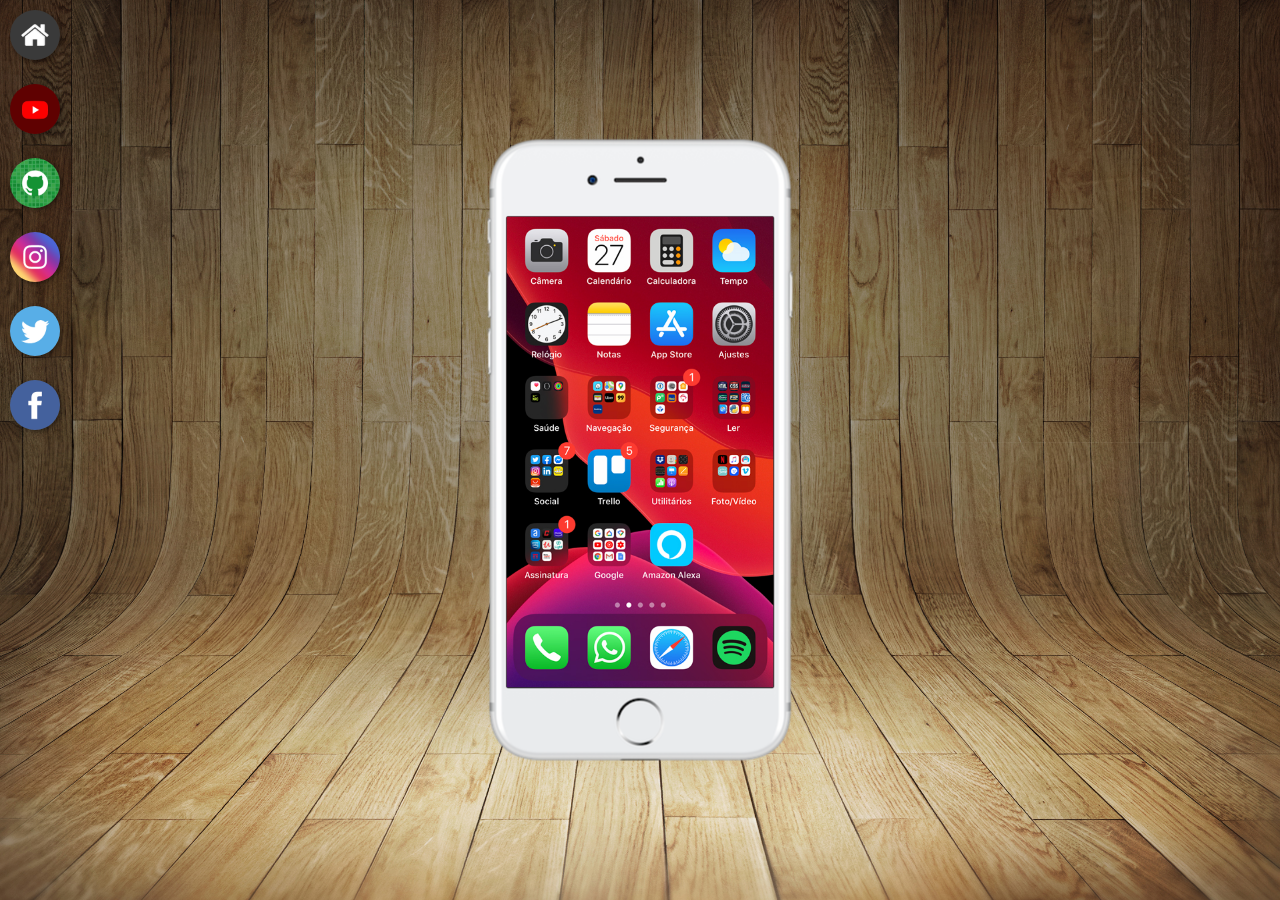
<file: index.html>
<!DOCTYPE html>
<html lang="en">
<head>
    <meta charset="UTF-8">
    <meta name="viewport" content="width=device-width, initial-scale=1.0">
    <link rel="shortcut icon" href="favicon.ico" type="image/x-icon">
    <link rel="stylesheet" href="estilos/style.css">
    <title>Projeto Redes Sociais</title>
    
</head>
<body>
    <main>
        <section id="telefone">
            <iframe src="home.html" name="tela" id="tela" frameborder="0"></iframe>
        </section>

        <section id="redes-sociais">
            <a href="home.html" target="tela"><img src="imagens/logo-home.jpg" alt="Home"></a><br>
            <a href="youtube.html" target="tela"><img src="imagens/logo-youtube.jpg" alt="youtube"></a><br>
            <a href="github.html" target="tela"><img src="imagens/logo-github.jpg" alt="github"></a><br>
            <a href="instagram.html" target="tela"><img src="imagens/logo-instagram.jpg" alt="instagram"></a><br>
            <a href="" target="tela"><img src="imagens/logo-twitter.jpg" alt="twitter"></a><br>
            <a href="" target="tela"><img src="imagens/logo-facebook.jpg" alt=""></a>
        </section>
    </main>
</body>
</html>
</file>
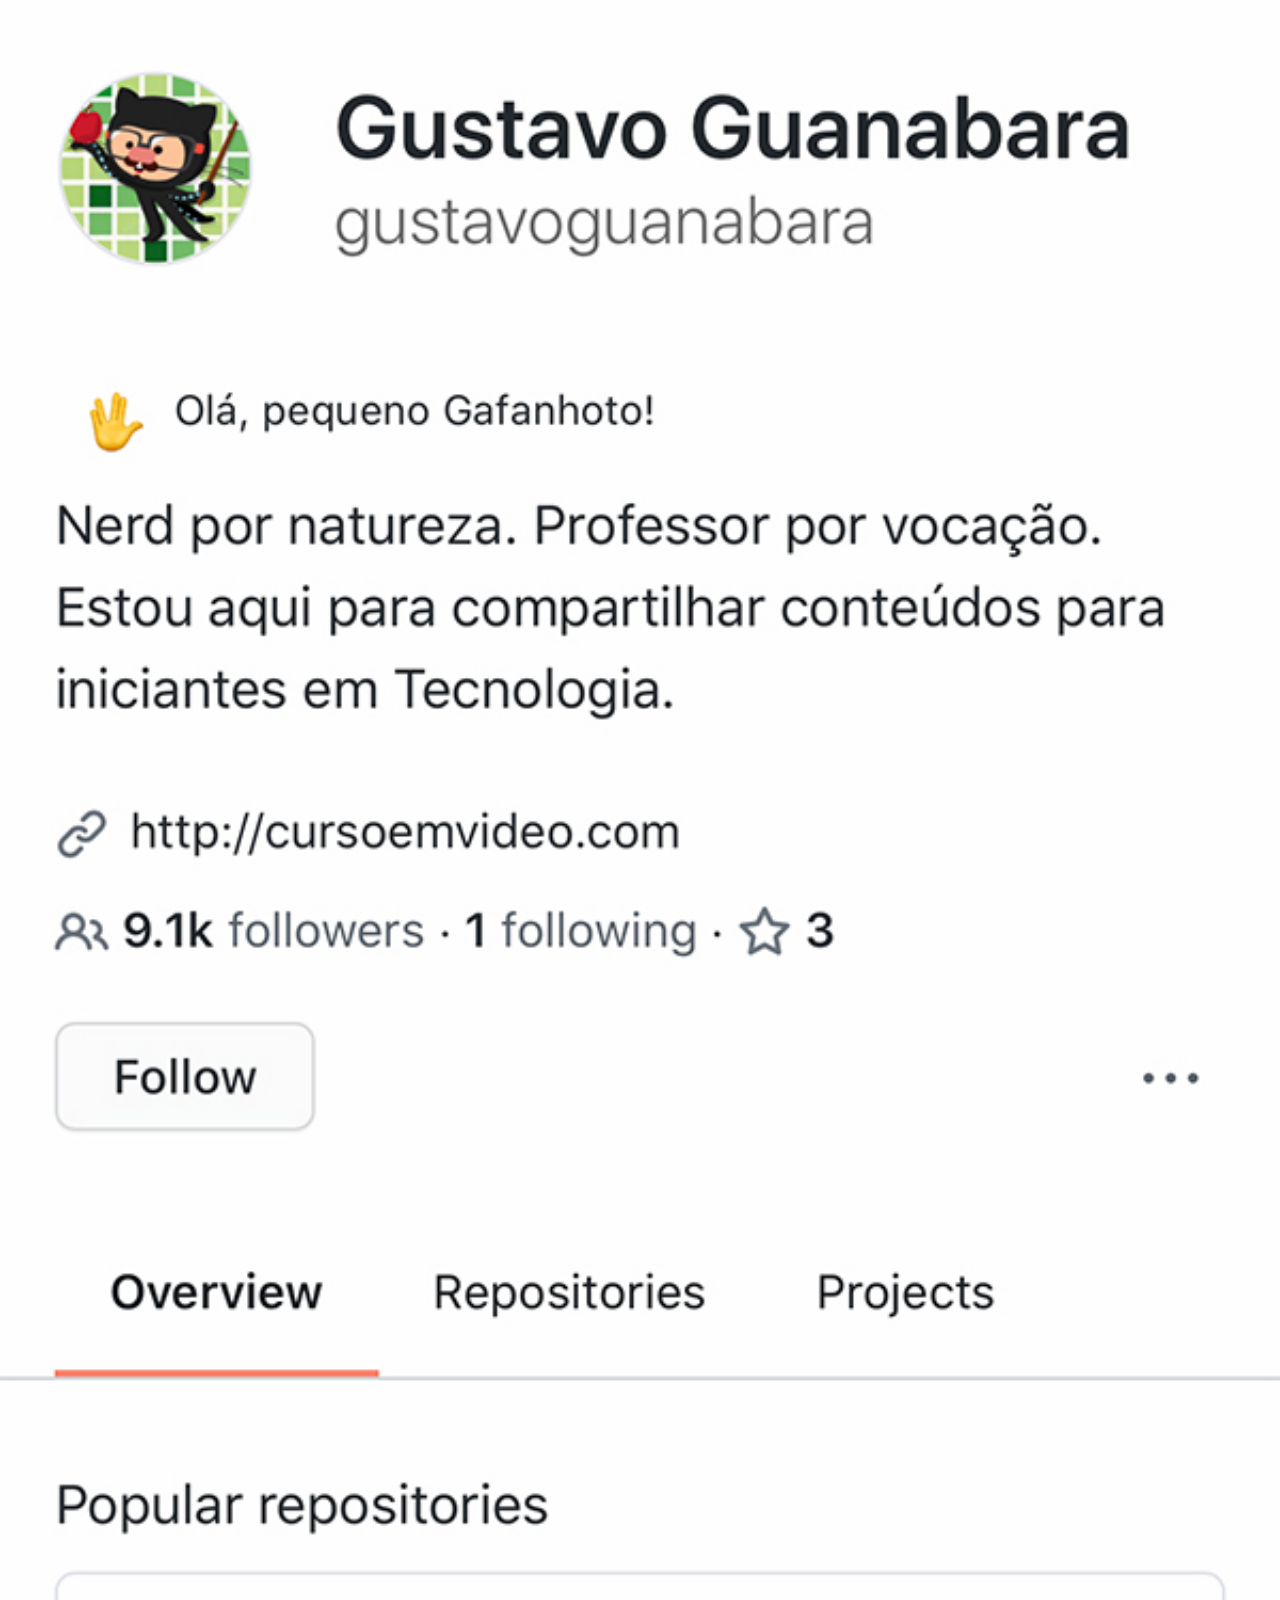
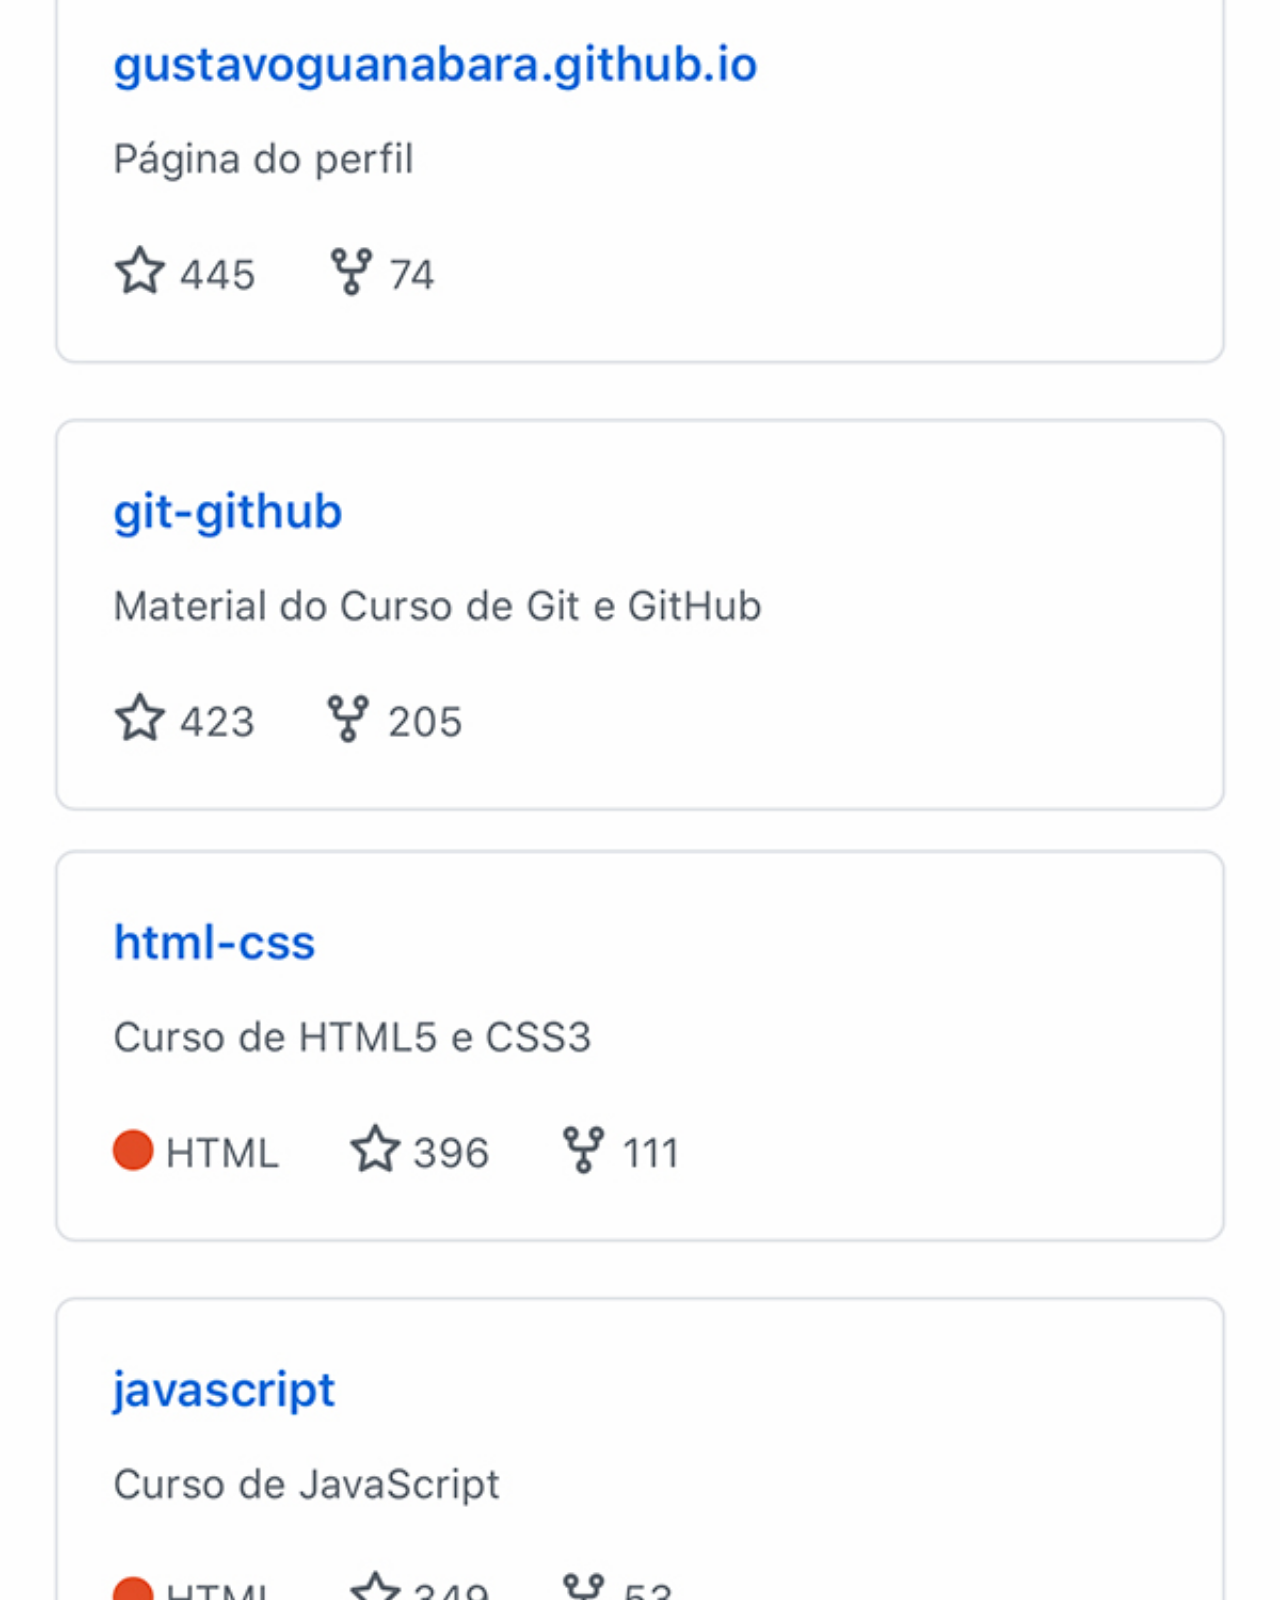
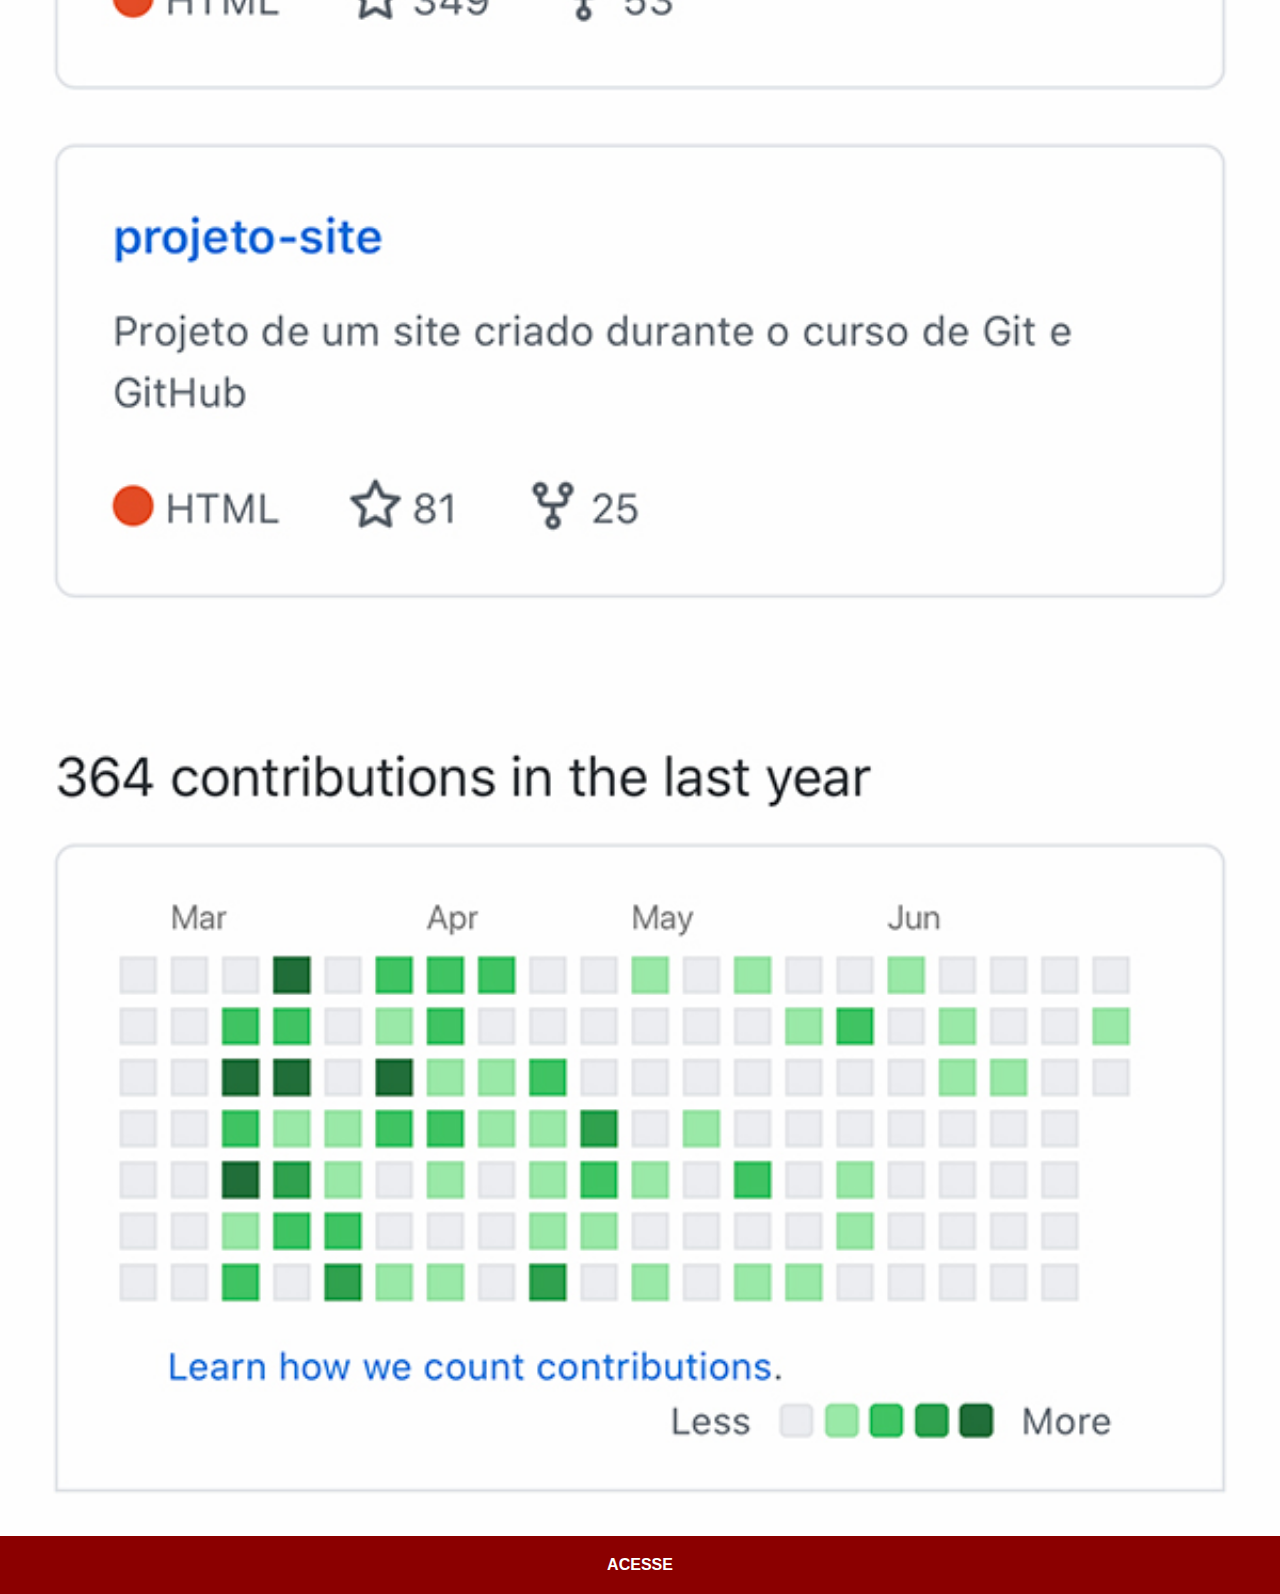
<file: github.html>
<!DOCTYPE html>
<html lang="en">
<head>
    <meta charset="UTF-8">
    <meta name="viewport" content="width=device-width, initial-scale=1.0">
    <title>GitHub</title>
    <link rel="stylesheet" href="estilos/social.css">
</head>
<body>
    <img src="imagens/tela-github.jpg" alt="GitHub">
    <a href="https://github.com/lauraVasc" target="_blank">ACESSE</a>
</body>
</html>
</file>
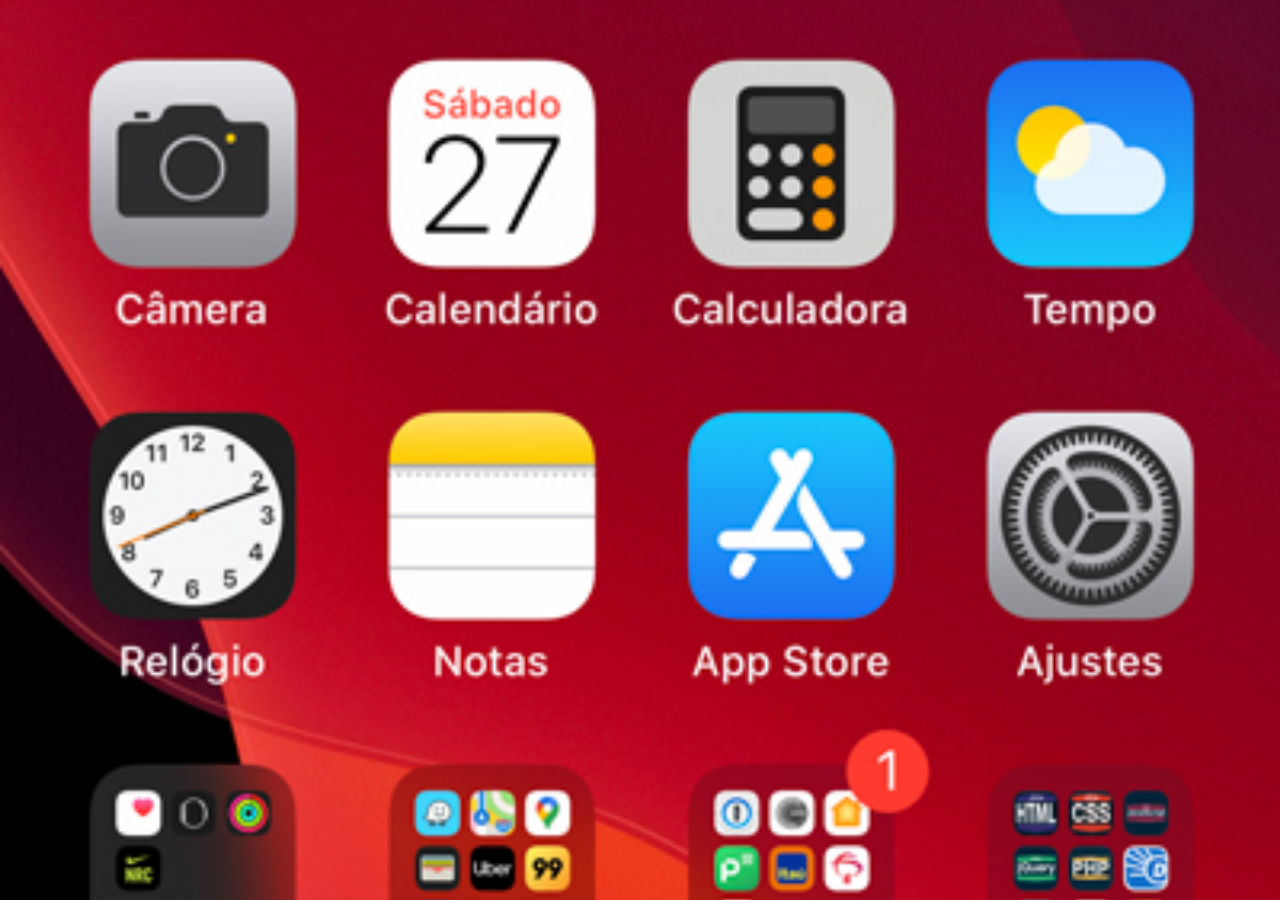
<file: home.html>
<!DOCTYPE html>
<html lang="en">
<head>
    <meta charset="UTF-8">
    <meta name="viewport" content="width=device-width, initial-scale=1.0">
    <title>Home</title>
</head>
<style>
    *{
        margin: 0px;
        padding: 0px;
    }

    body{
        height: 100vh;
        width: 100vw;
        background: black url('imagens/tela-home.jpg') no-repeat top center;
        background-size: cover;
    }
</style>
<body>
    
</body>
</html>
</file>
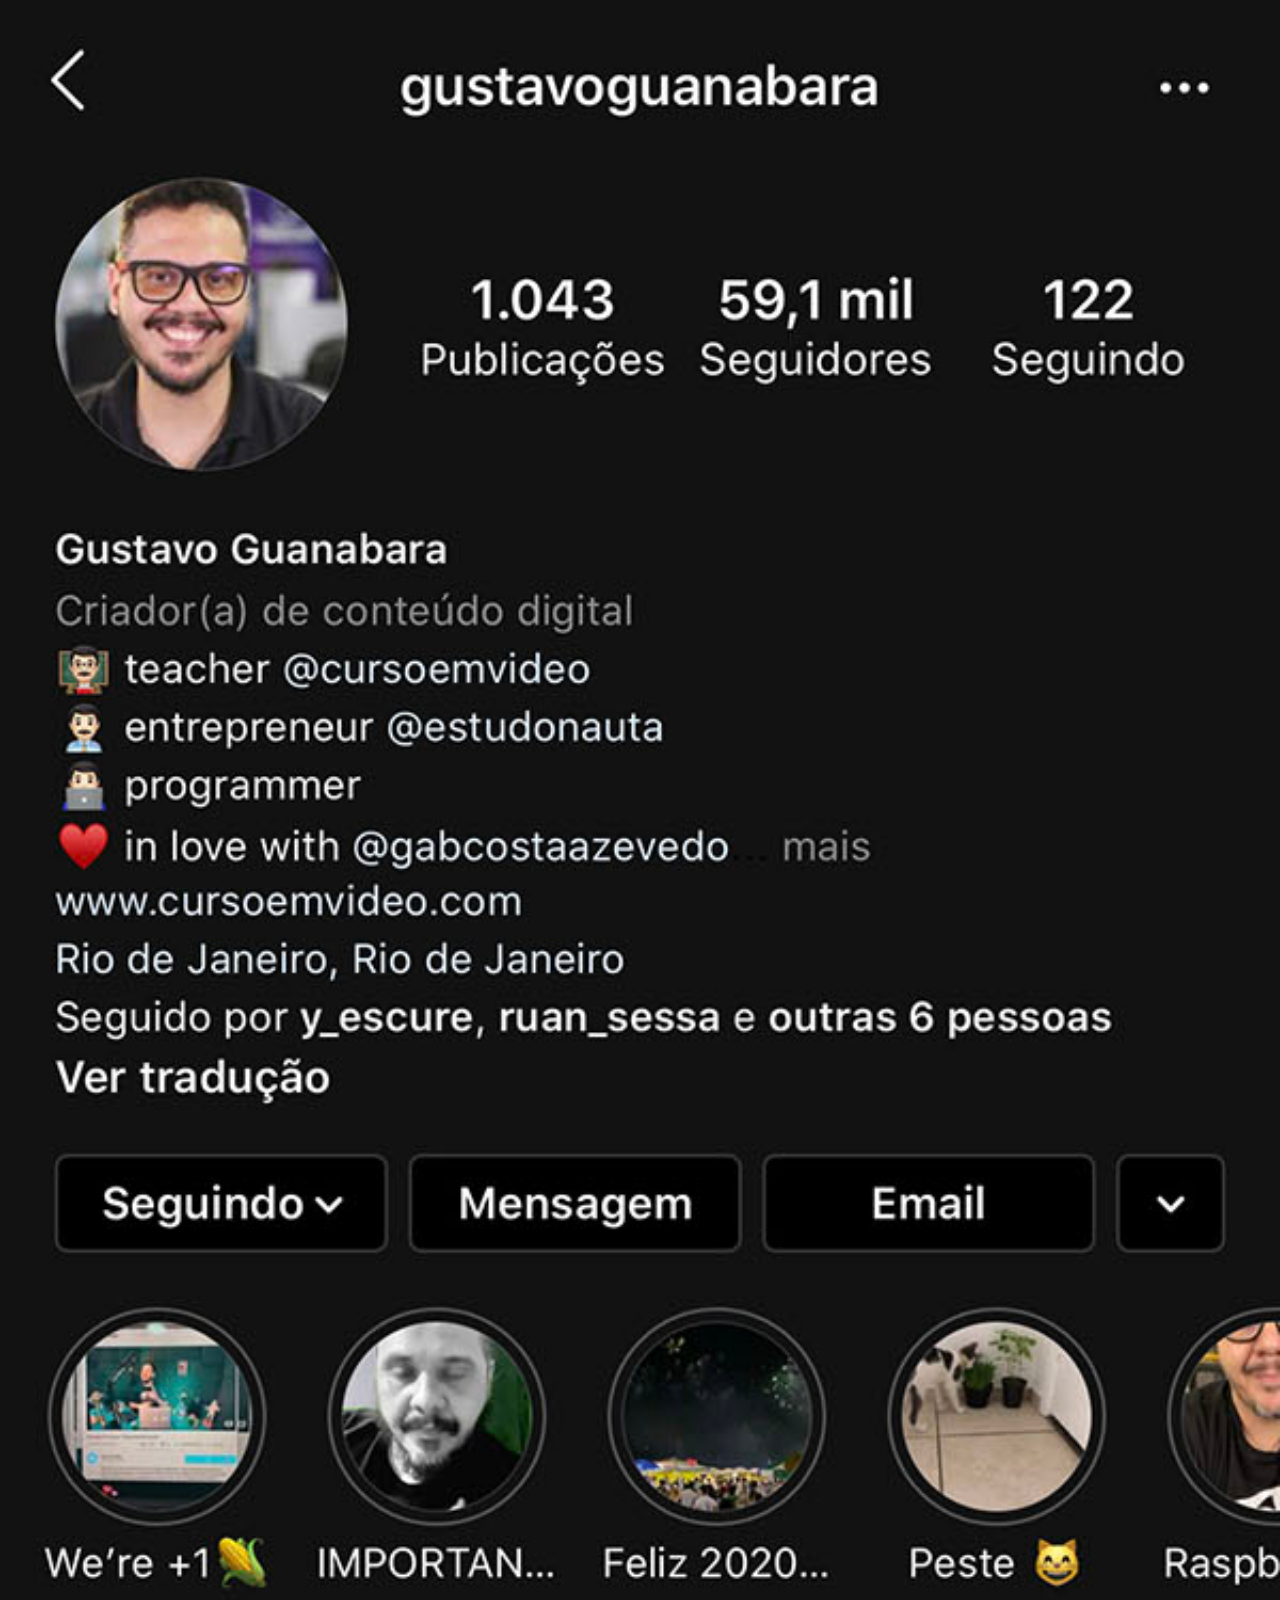
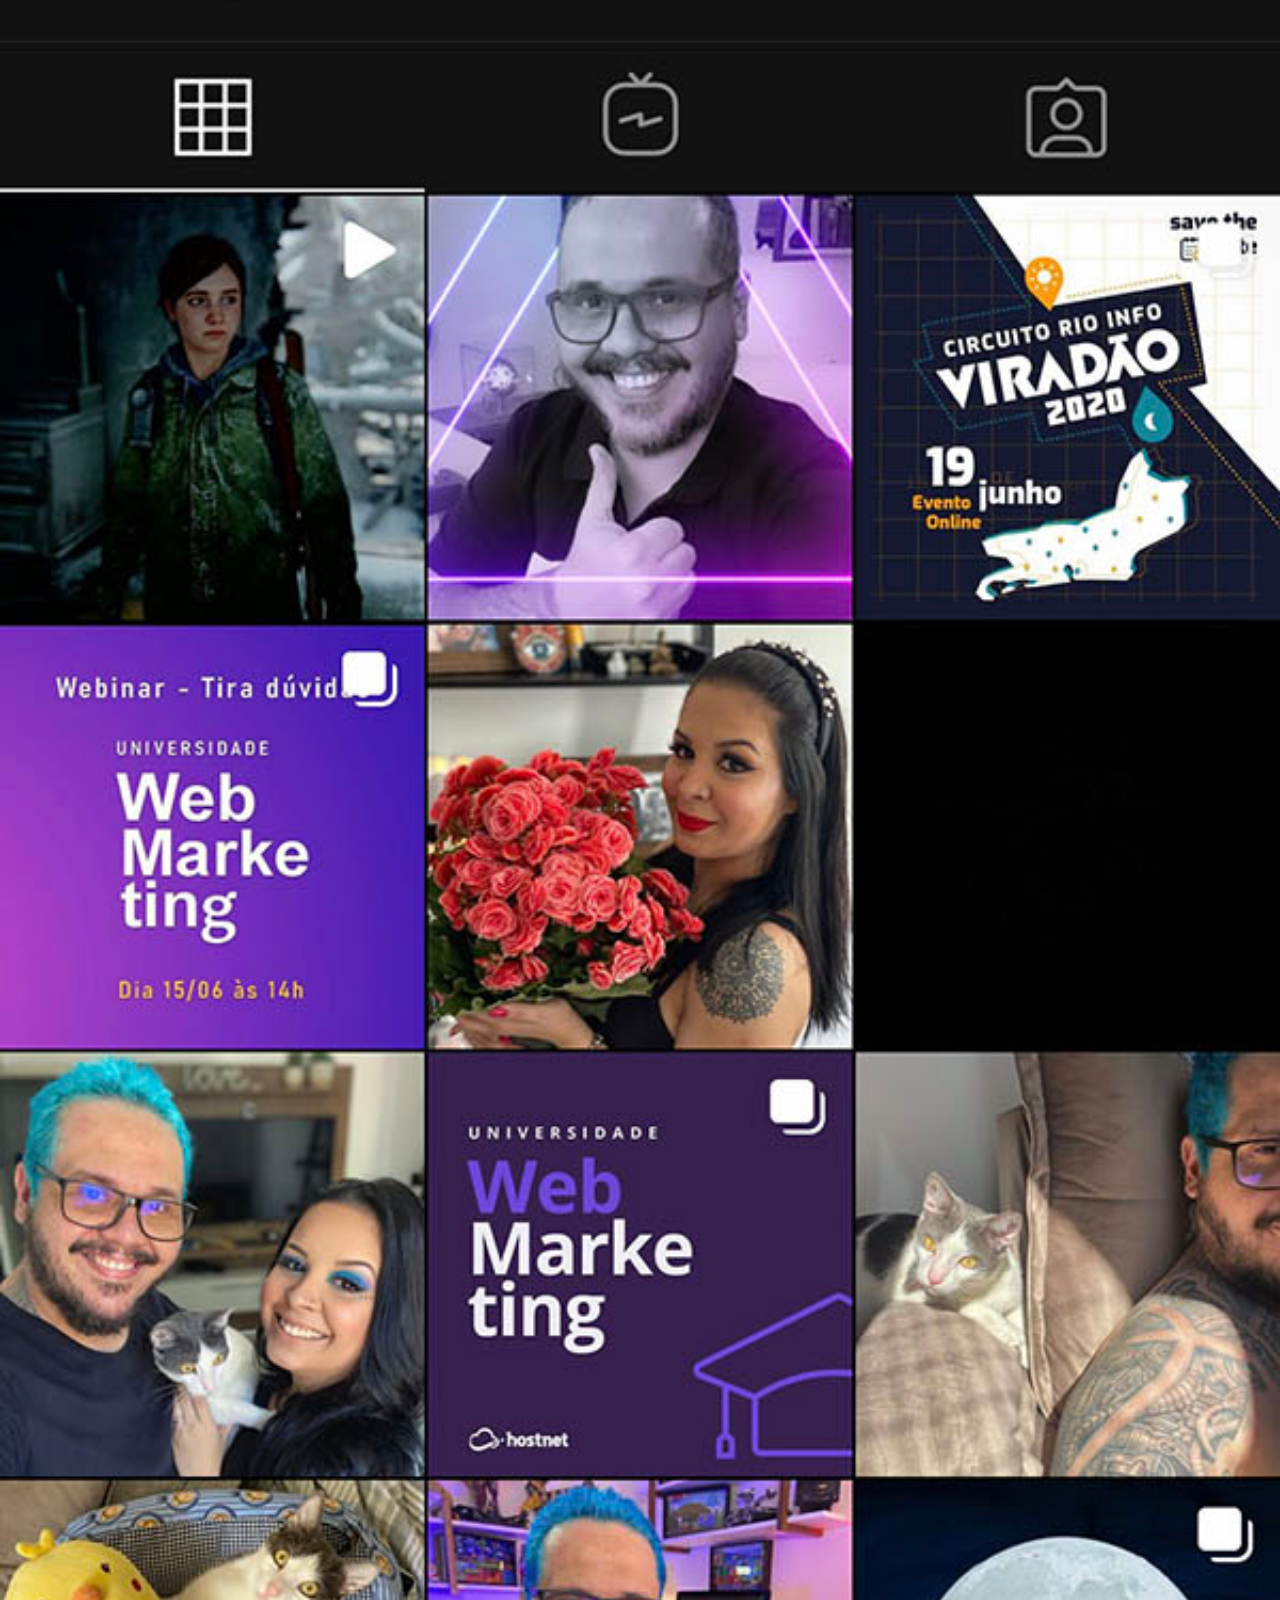
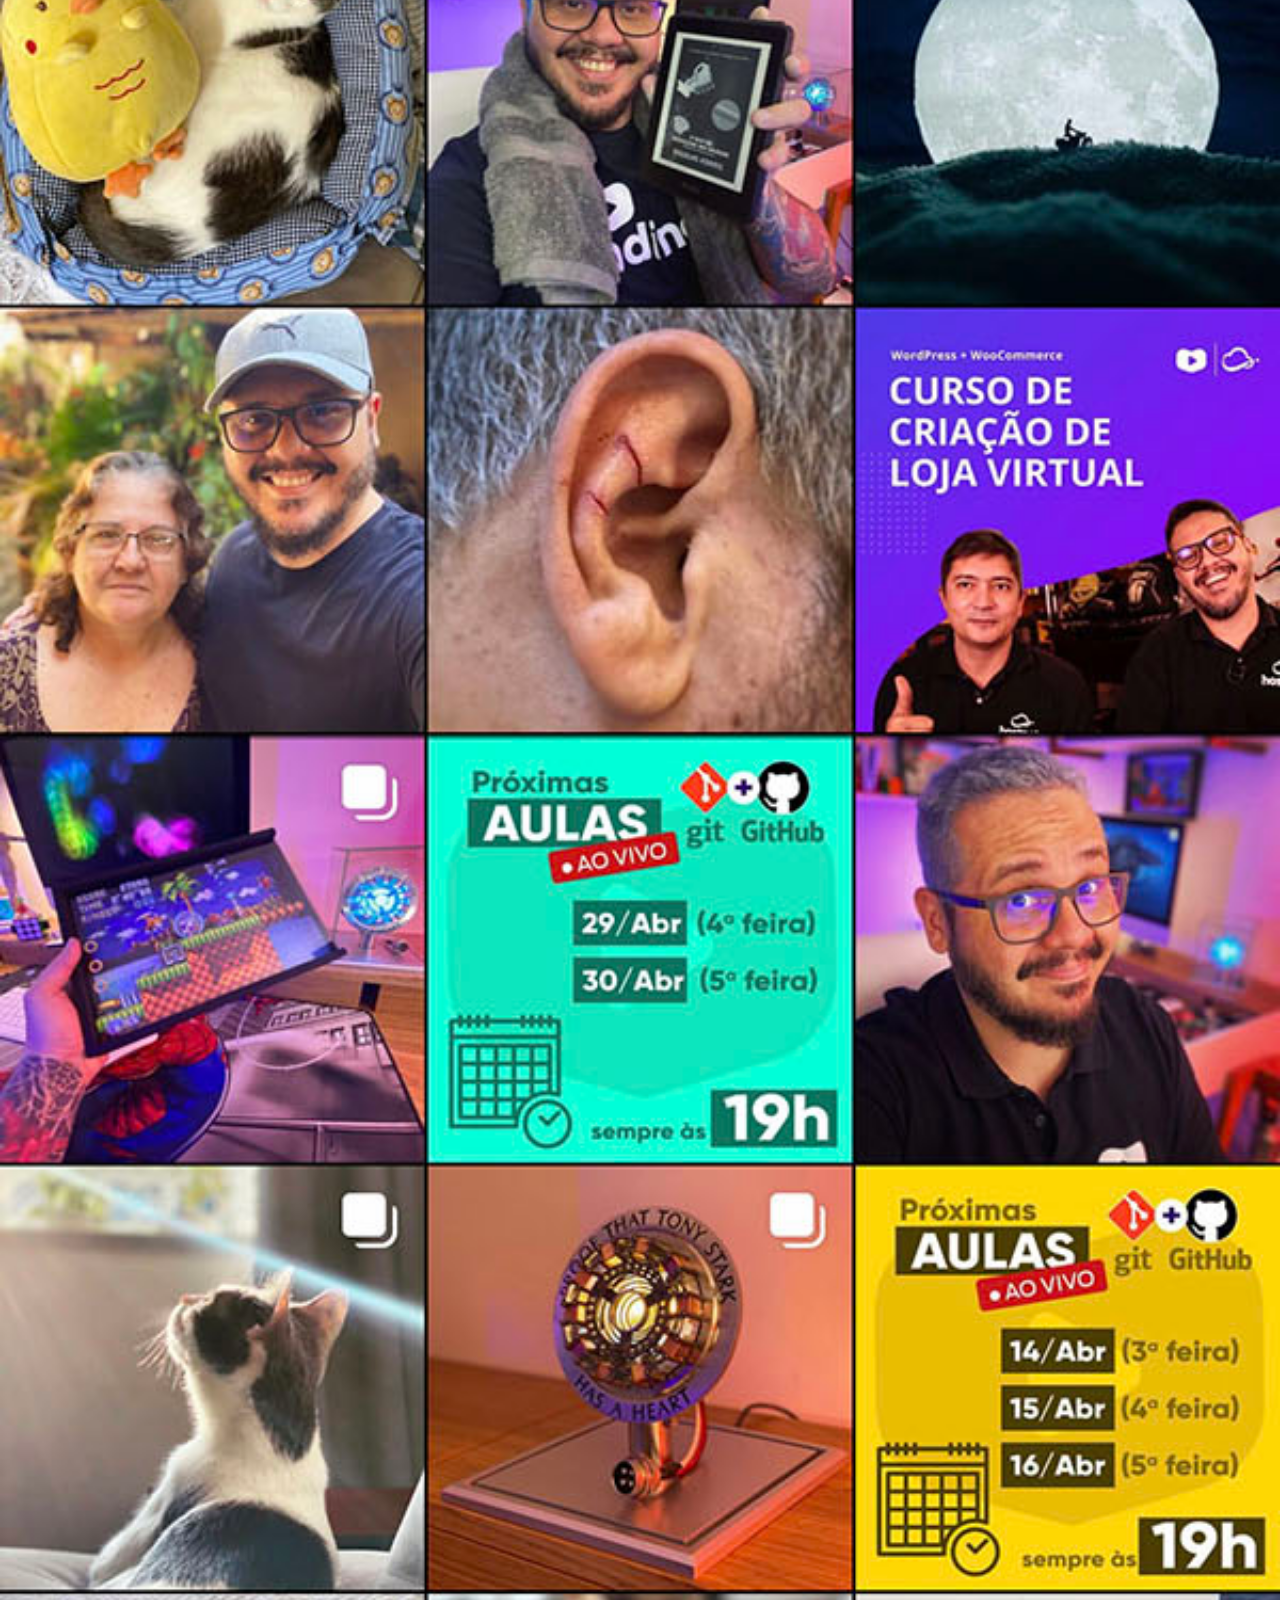
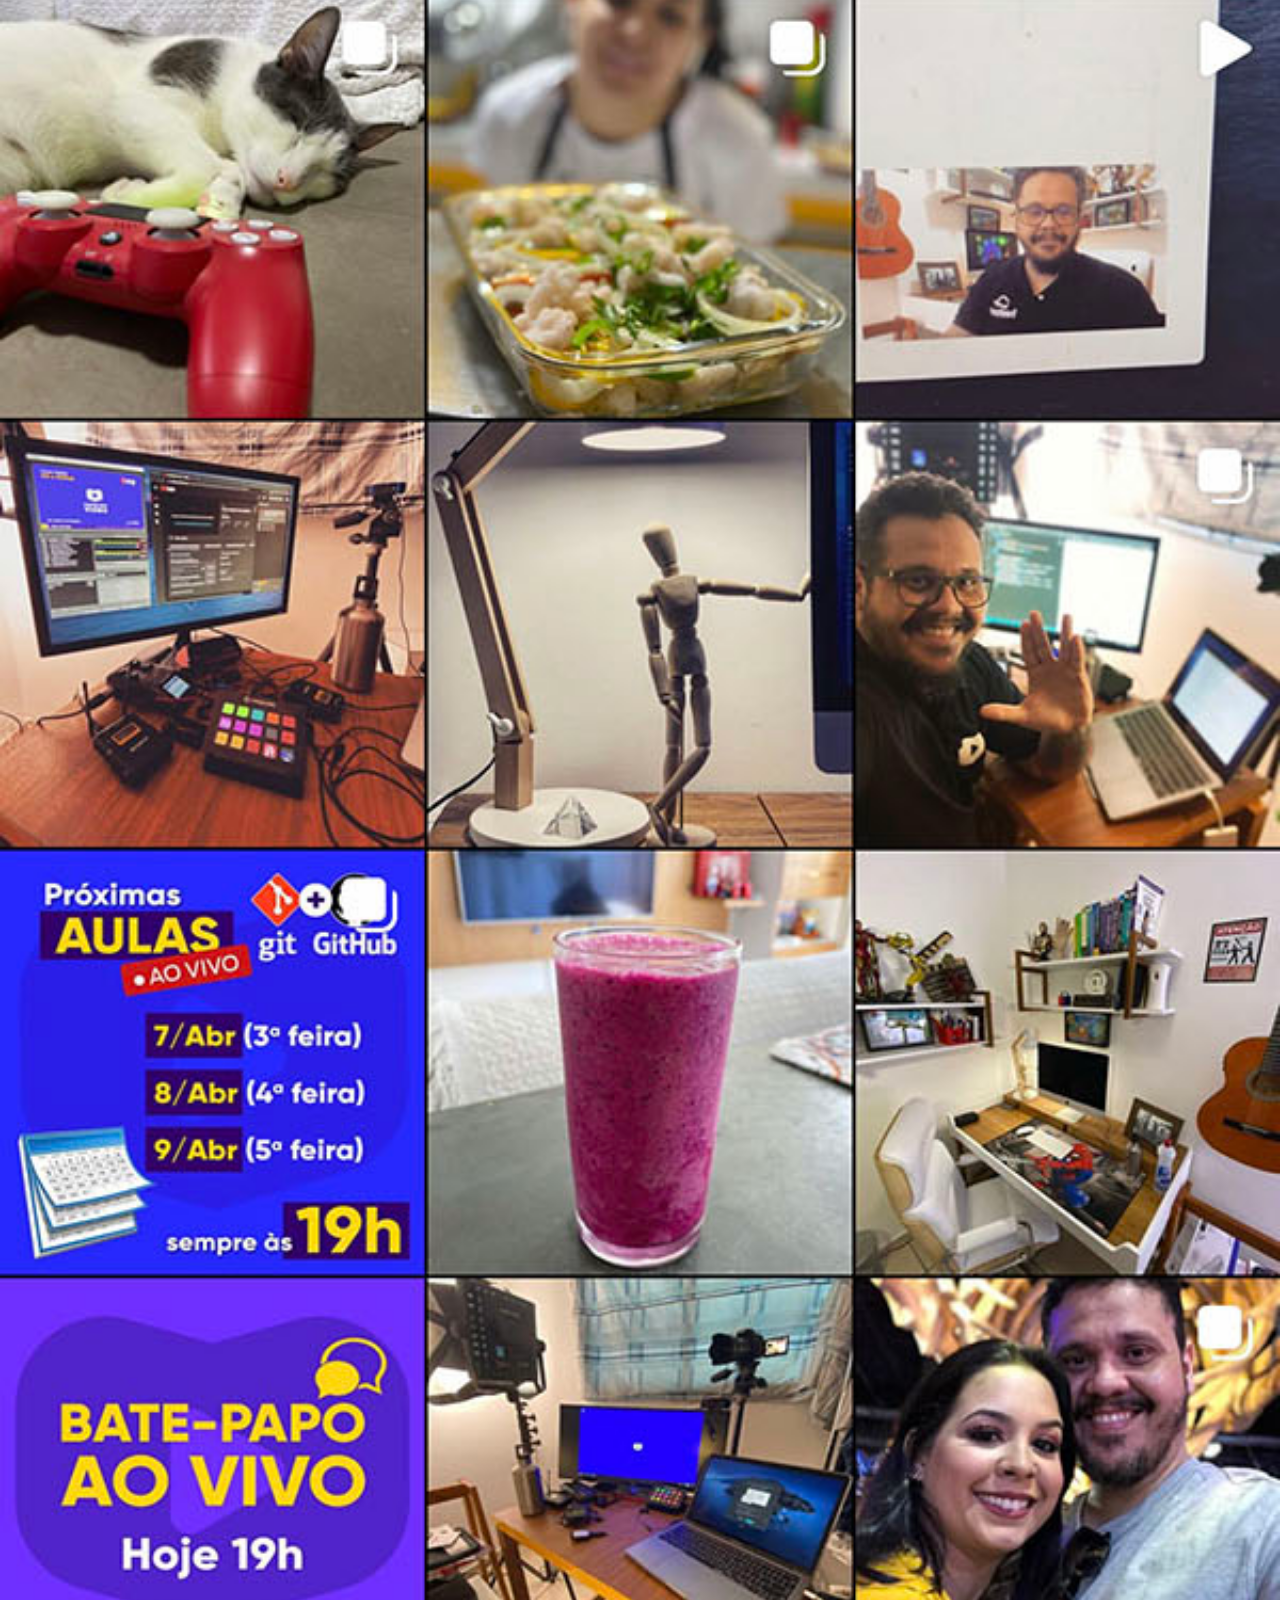
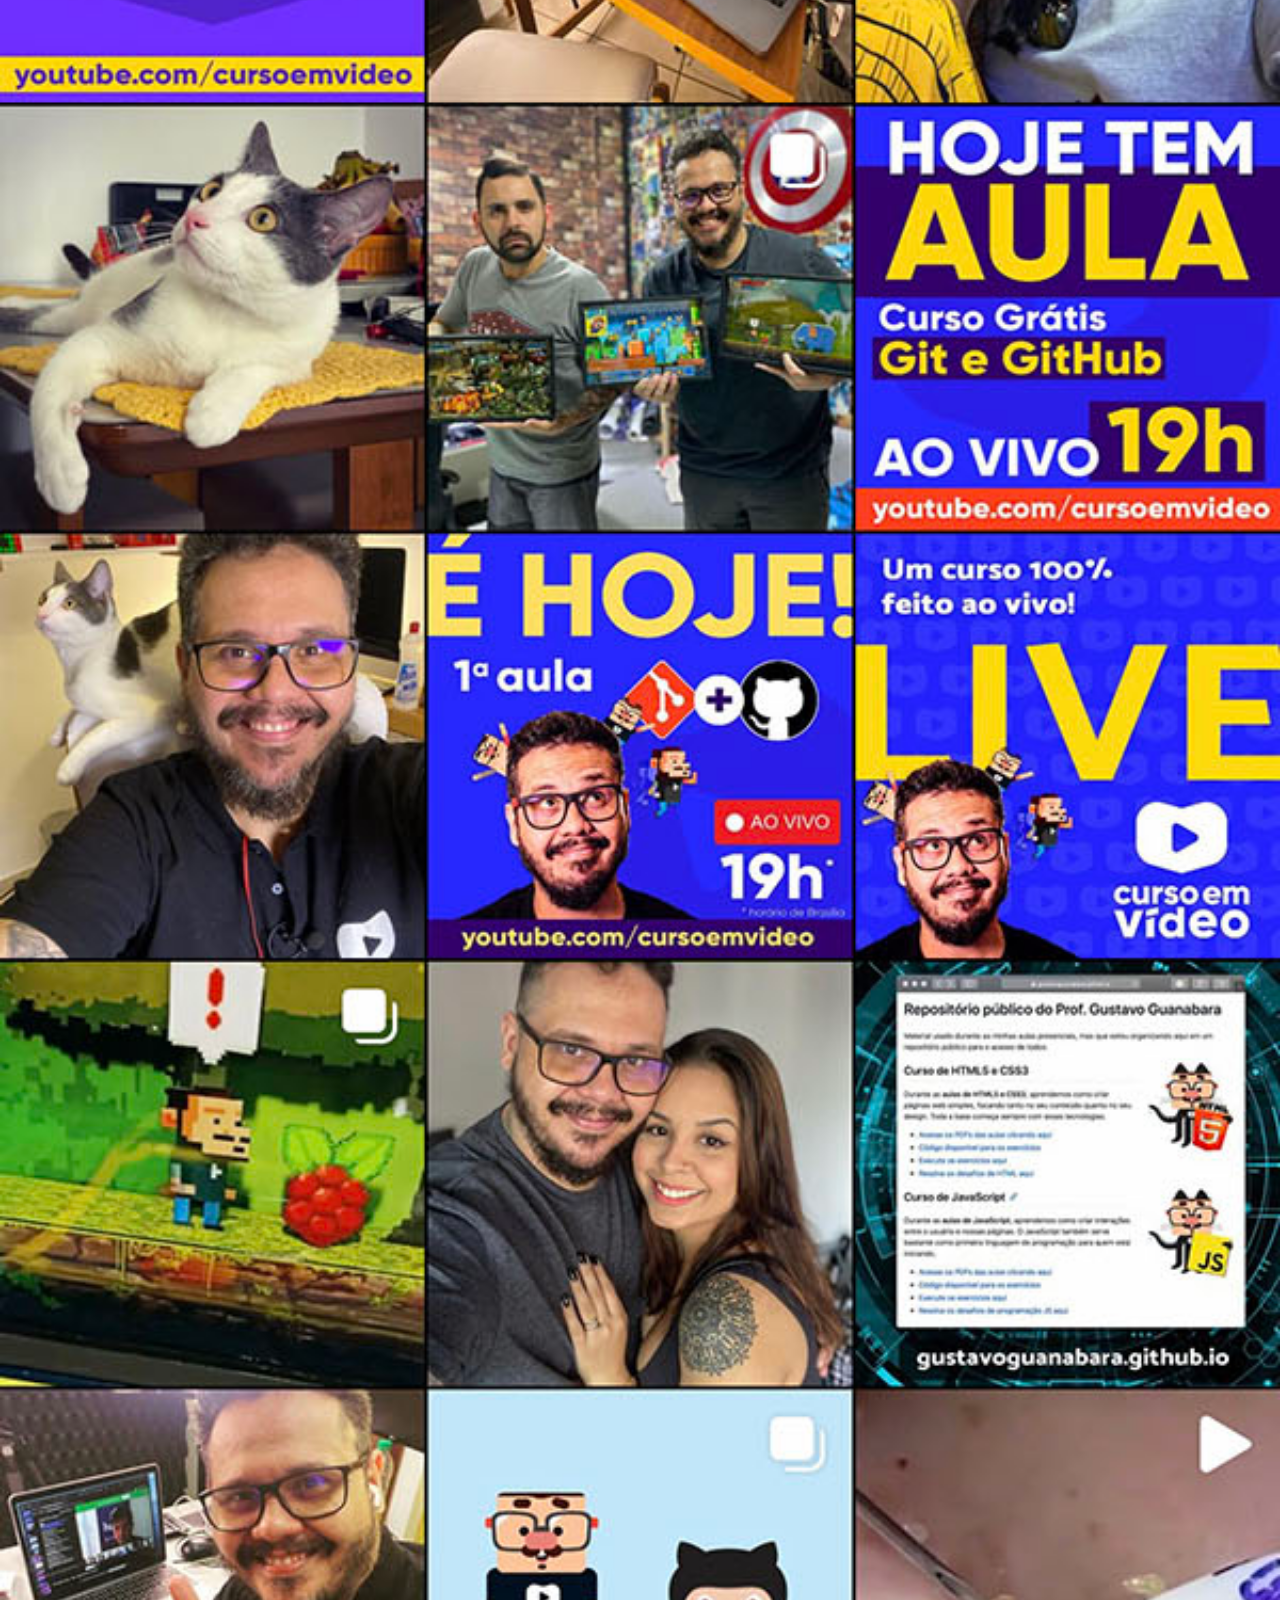
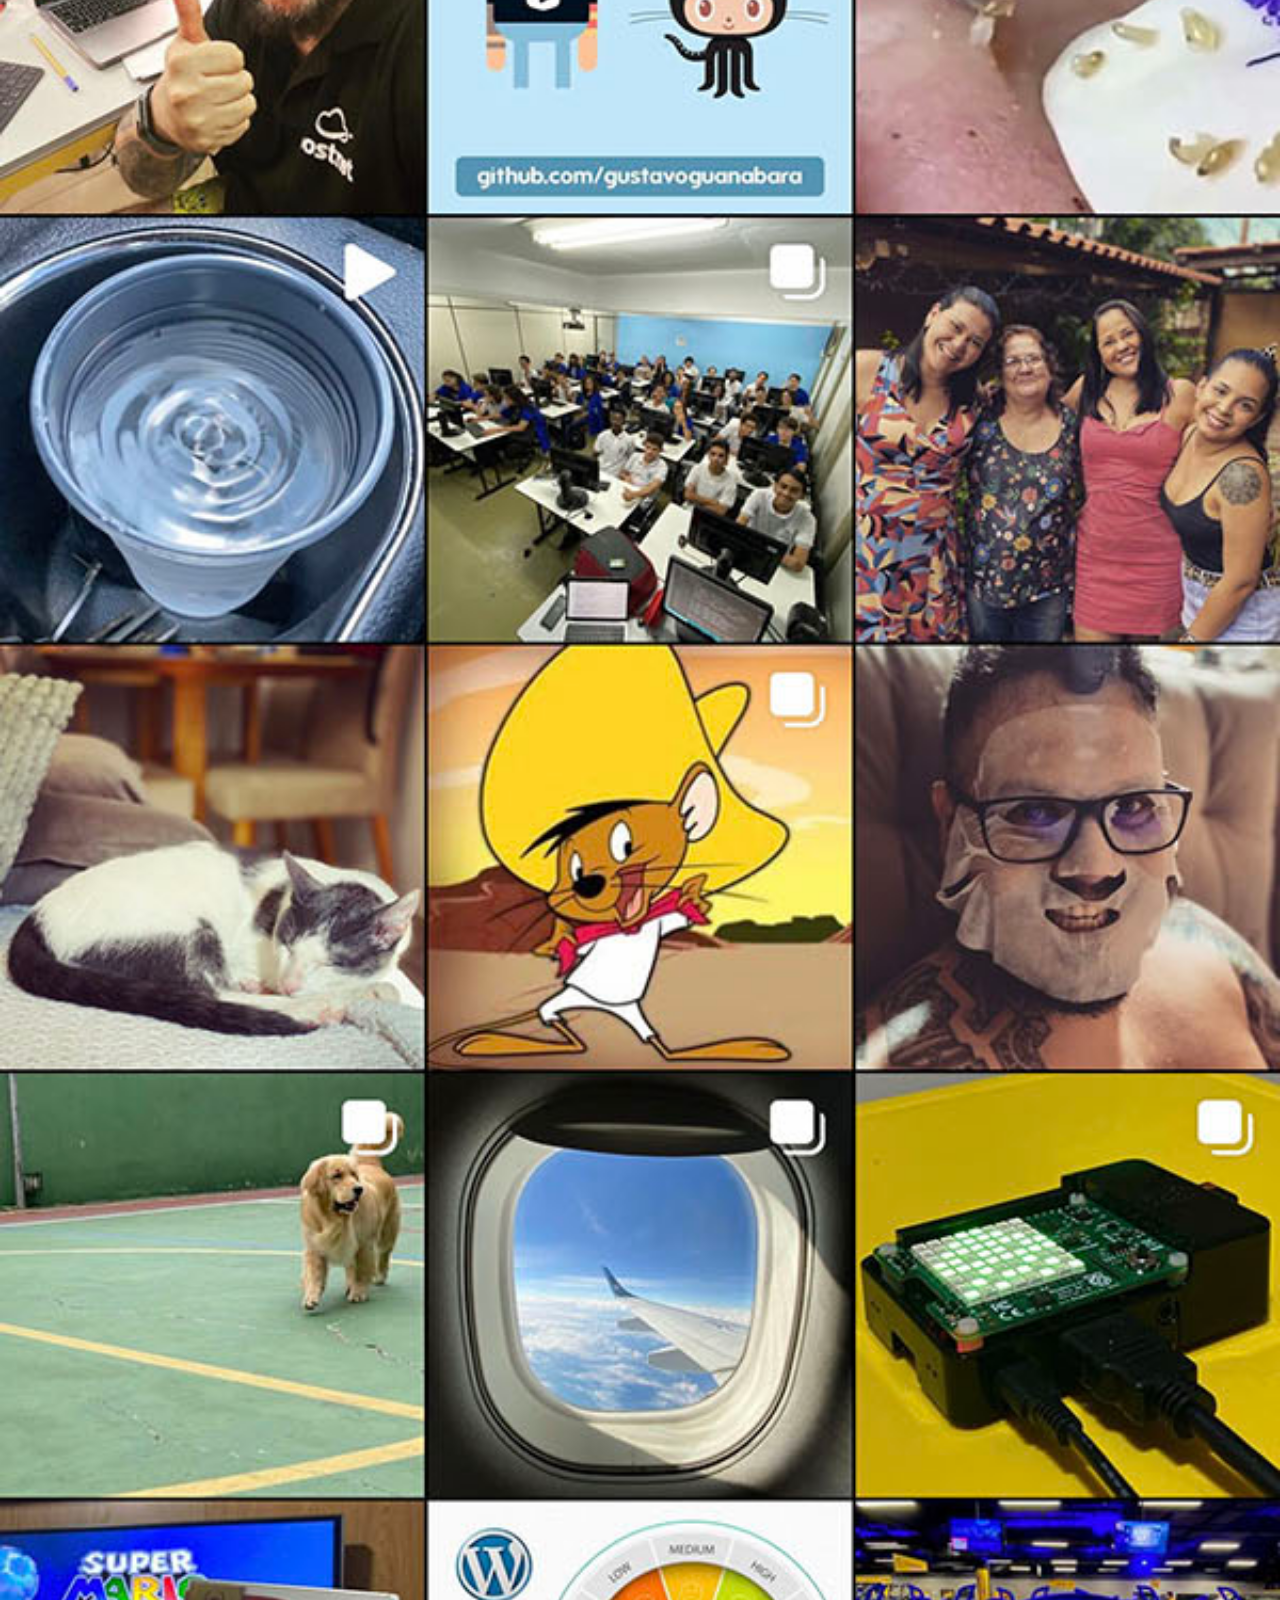
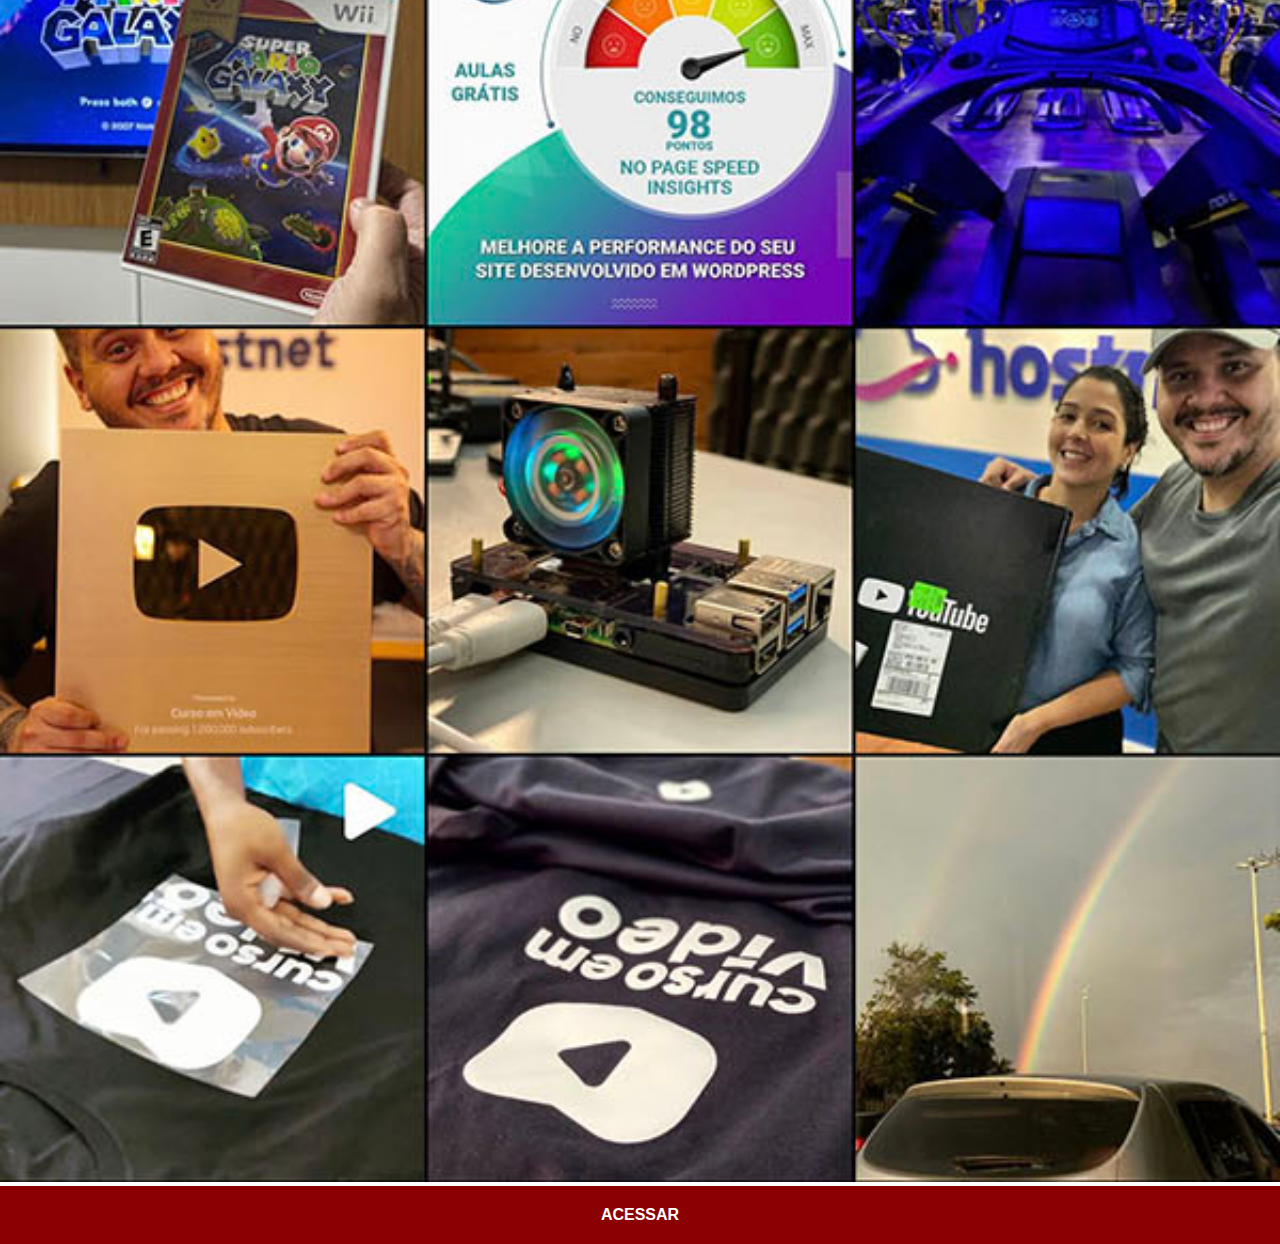
<file: instagram.html>
<!DOCTYPE html>
<html lang="en">
<head>
    <meta charset="UTF-8">
    <meta name="viewport" content="width=device-width, initial-scale=1.0">
    <title>instagram</title>
    <link rel="stylesheet" href="estilos/social.css">
</head>
<body>
    <img src="imagens/tela-instagram.jpg" alt="instagram">
    <a href="https://www.instagram.com/laura.vasconcelos__/?hl=pt-br" target="_blank">ACESSAR</a>
</body>
</html>
</file>
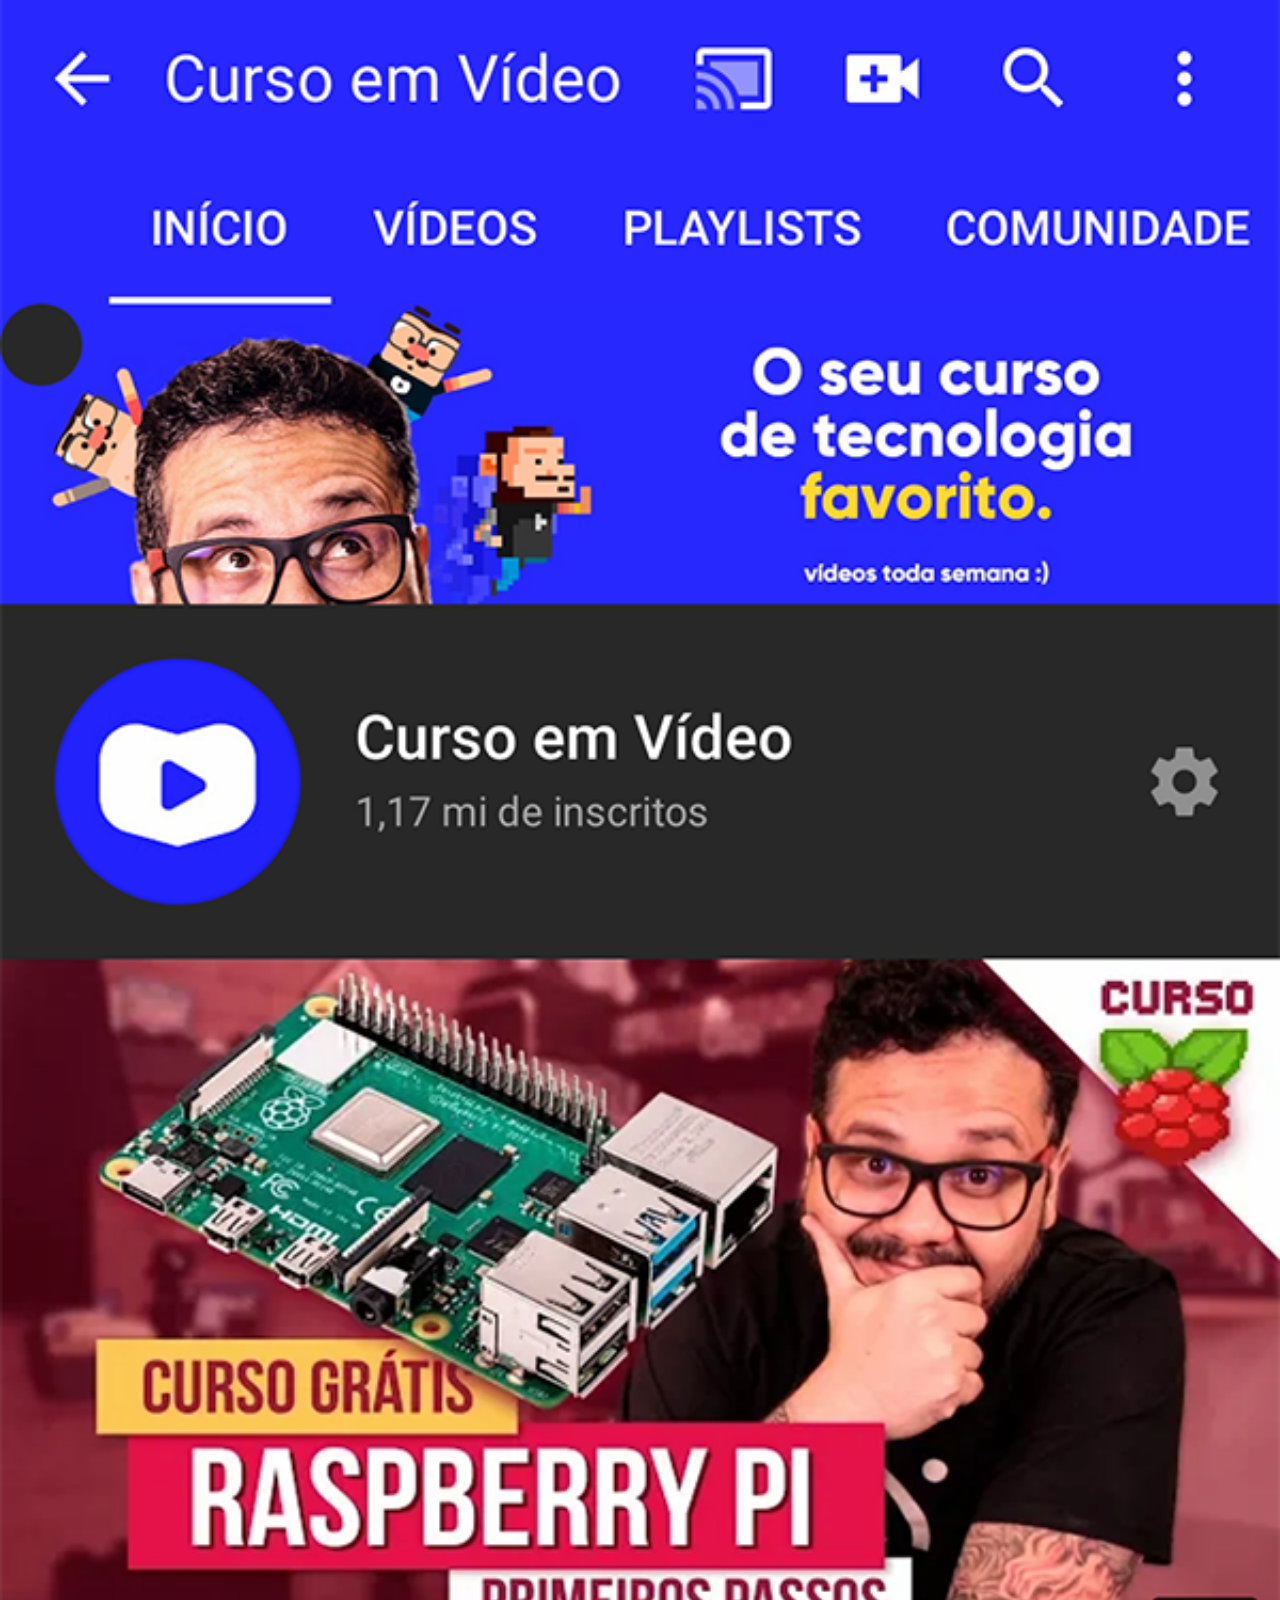
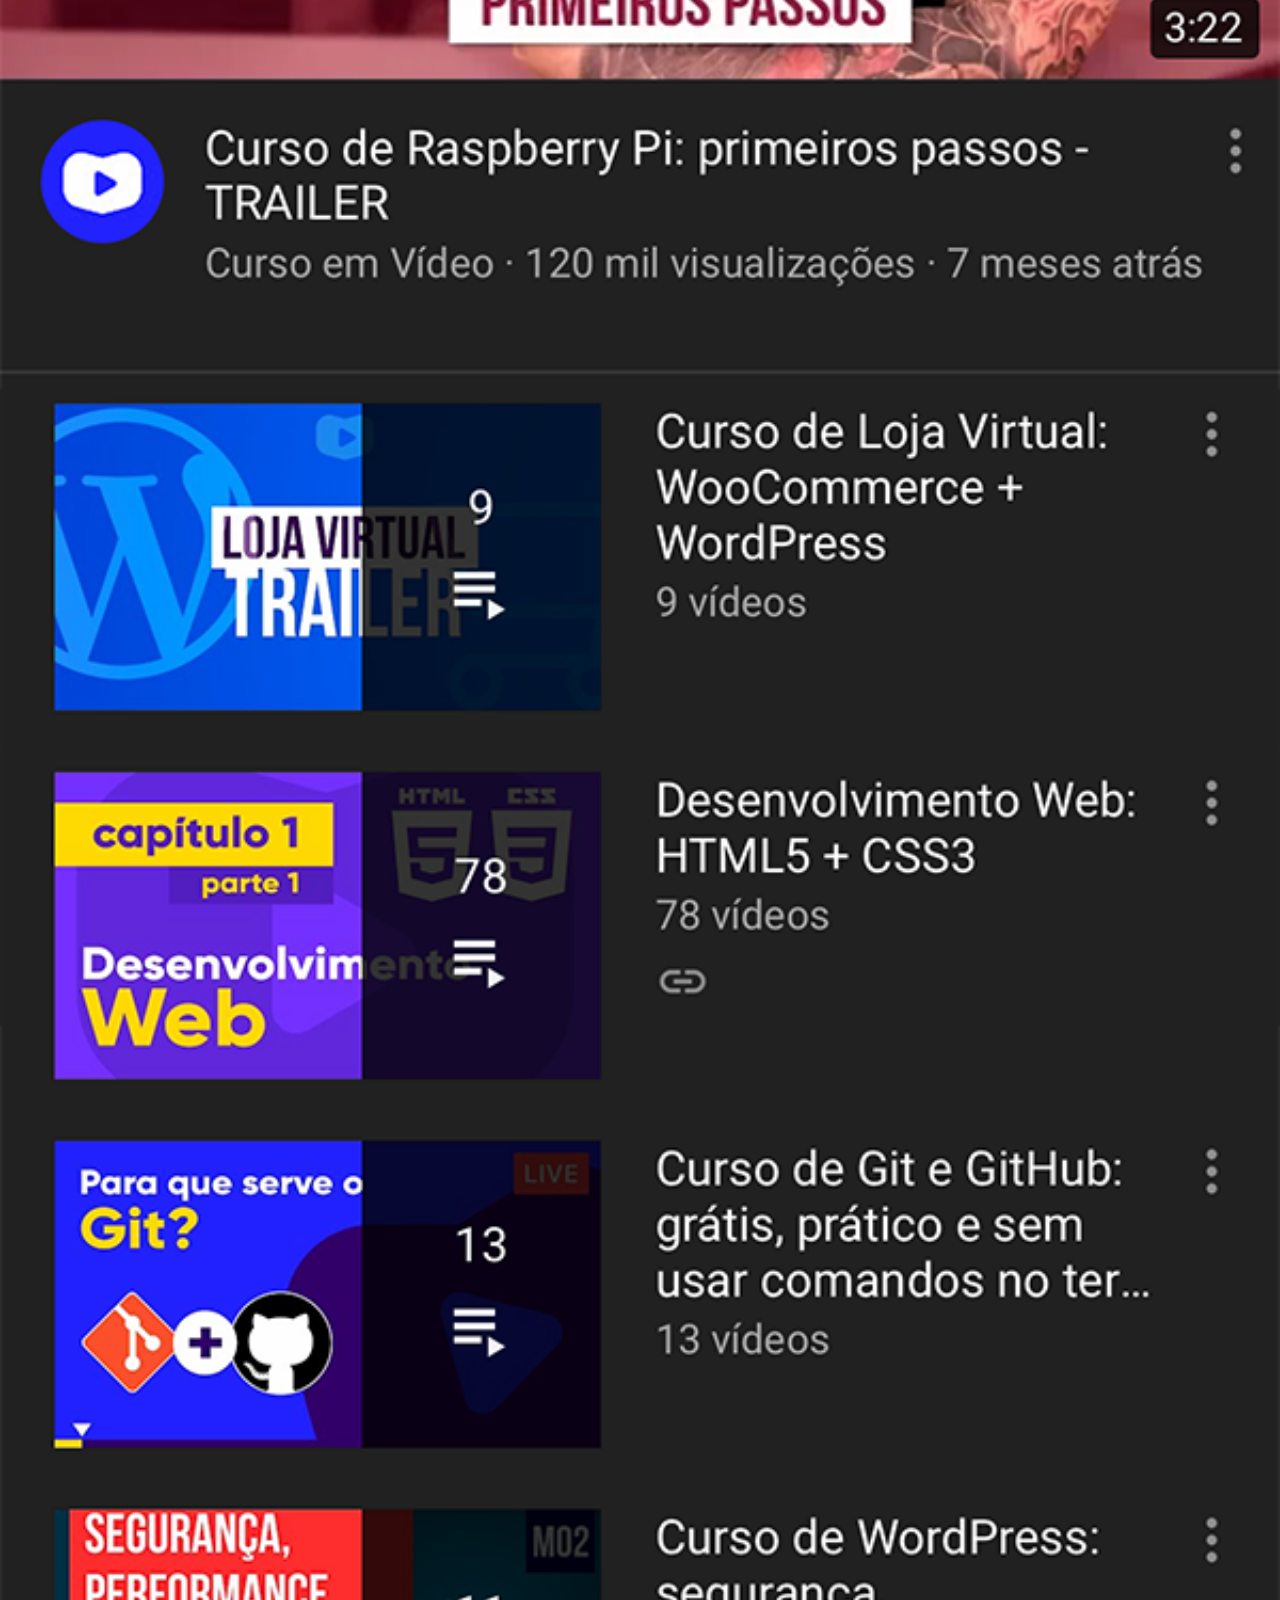
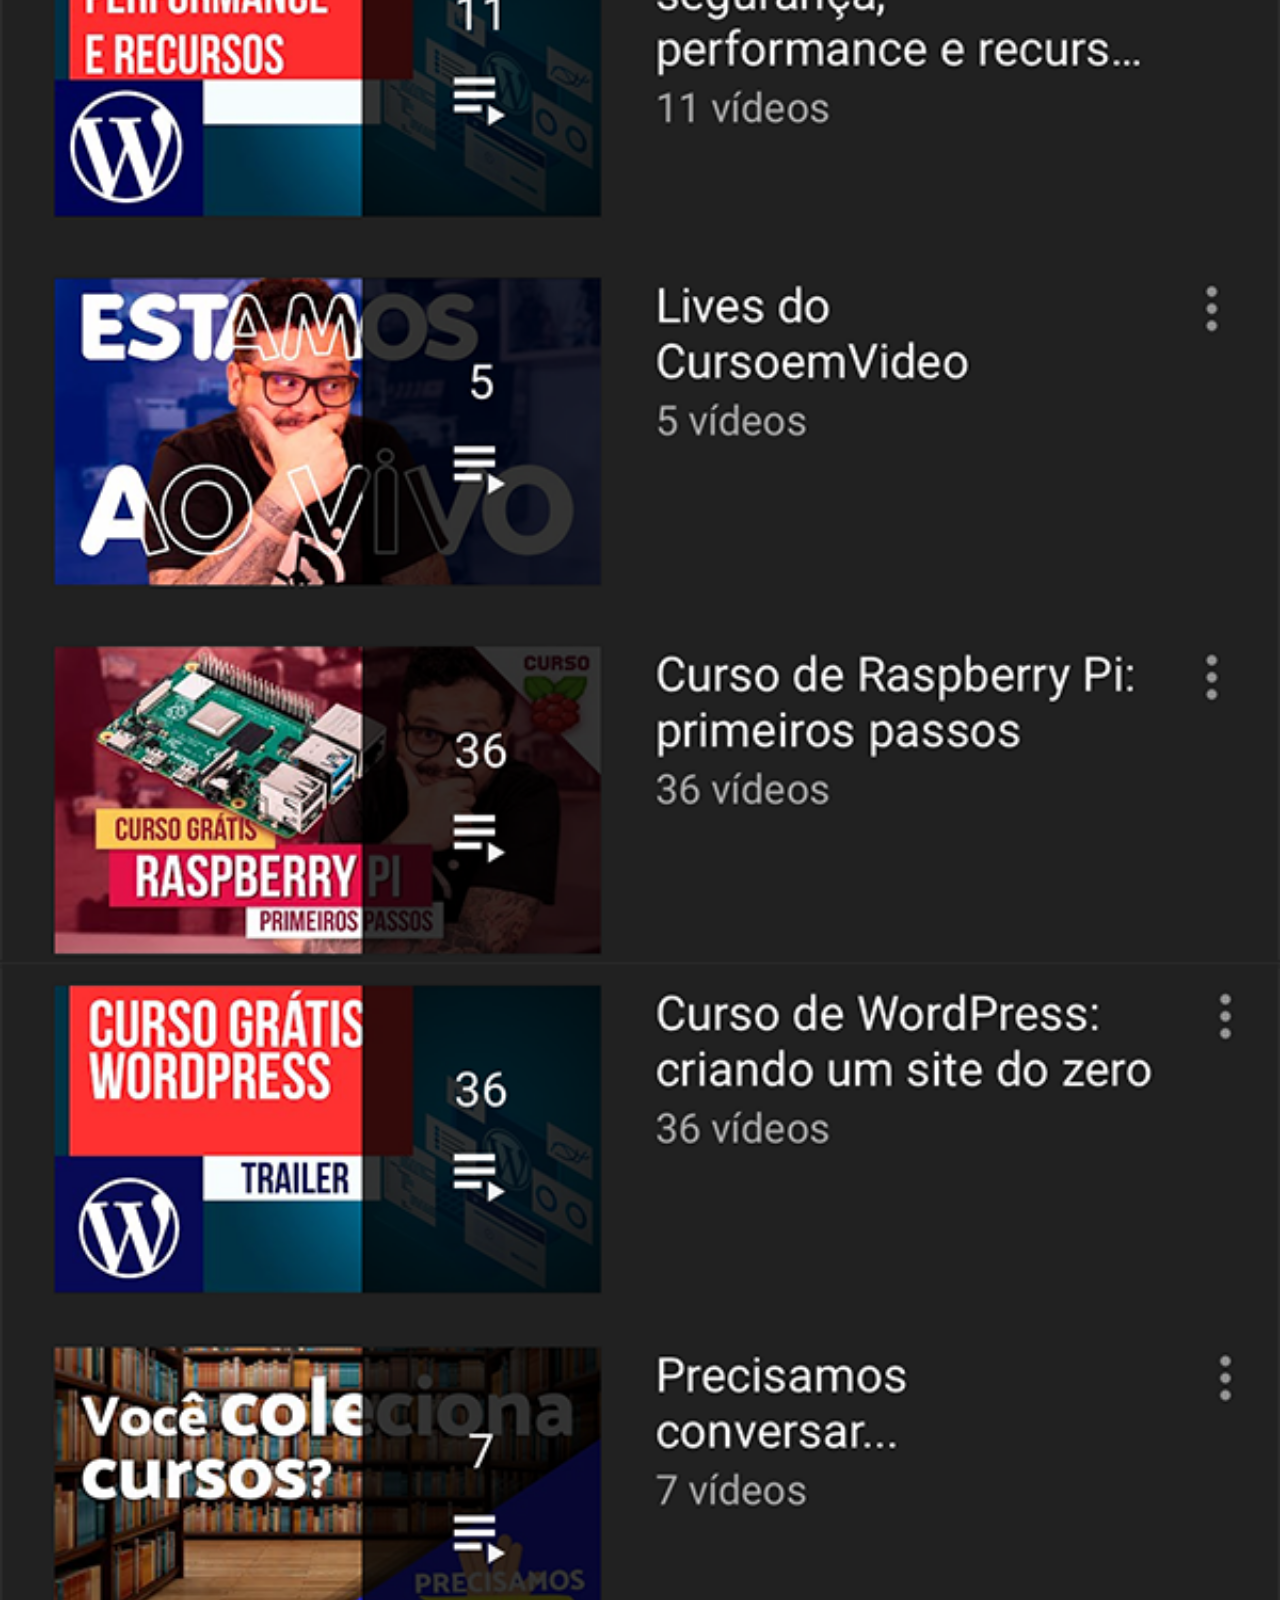
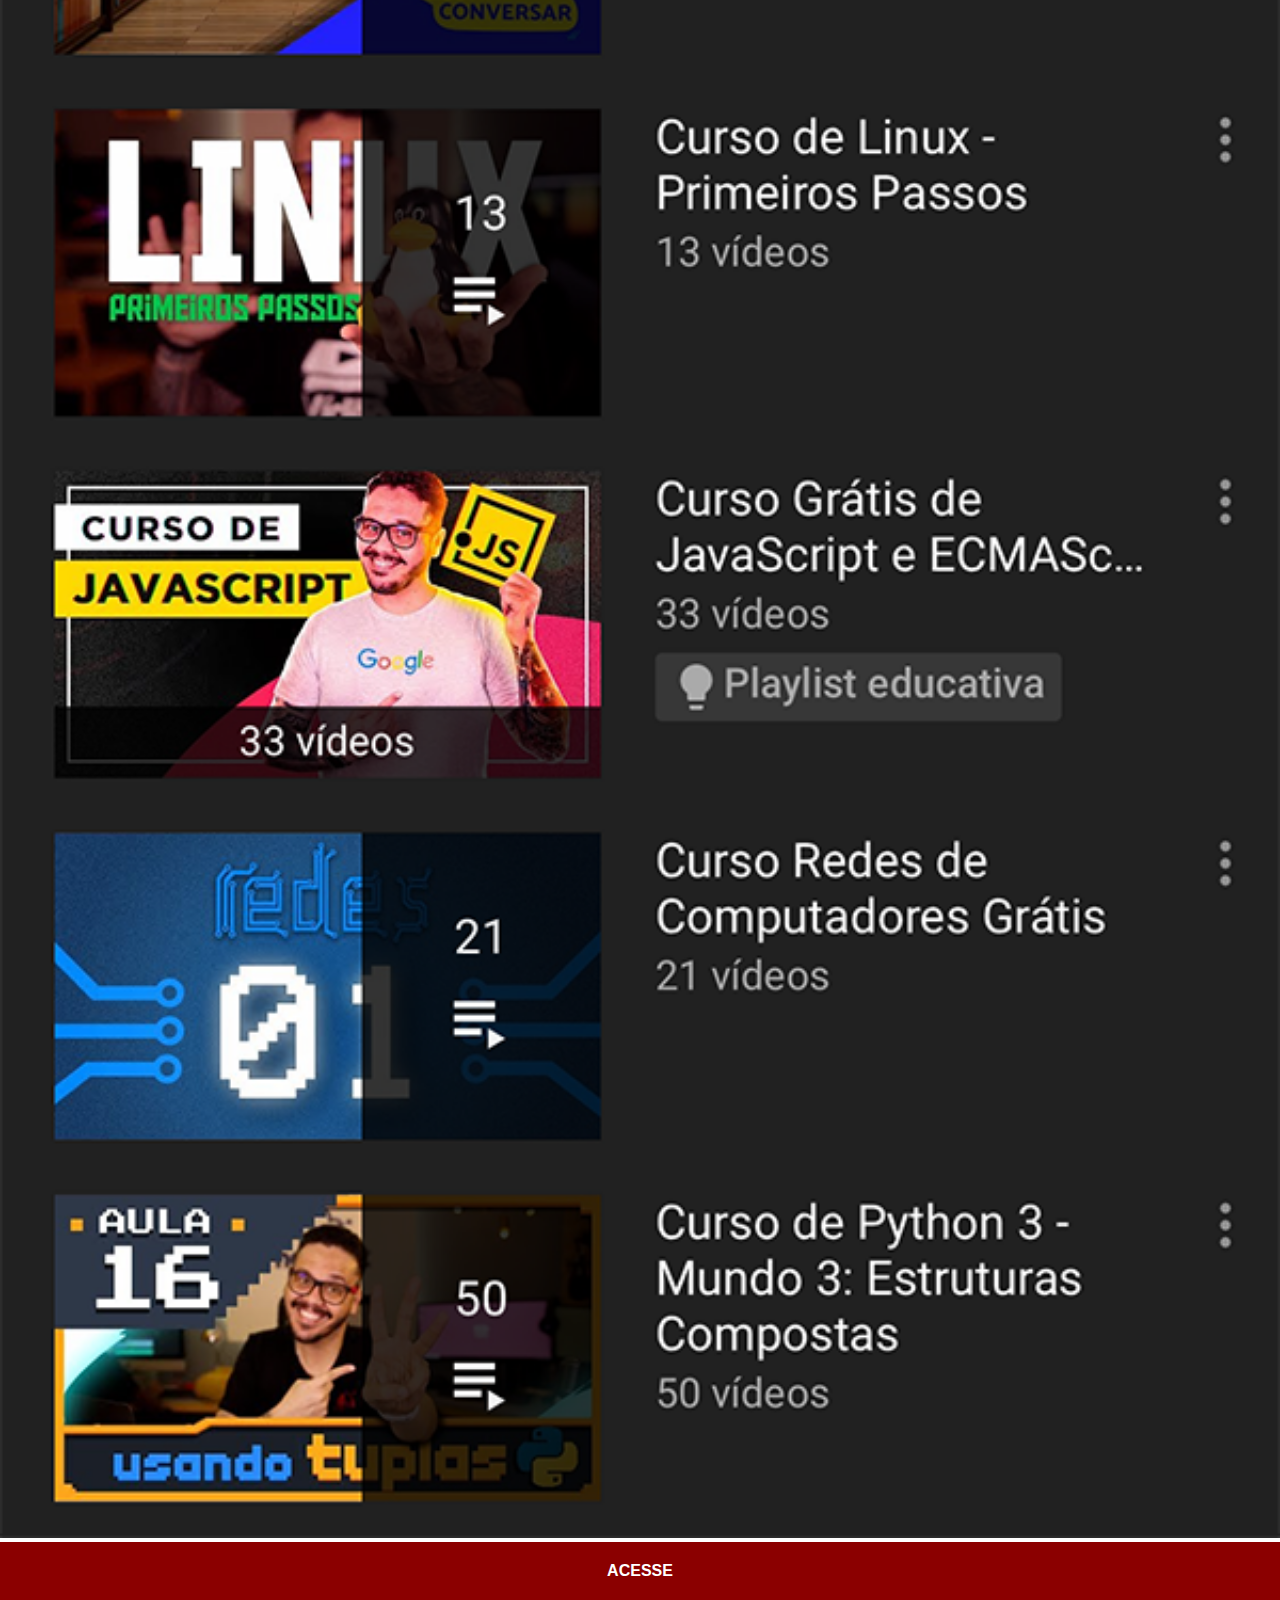
<file: youtube.html>
<!DOCTYPE html>
<html lang="en">
<head>
    <meta charset="UTF-8">
    <meta name="viewport" content="width=device-width, initial-scale=1.0">
    <title>youtube</title>
    <link rel="stylesheet" href="estilos/social.css">

</head>
<body>
    <img src="imagens/tela-youtube.png" alt="youtube">
    <a href="https://www.youtube.com/c/CursoemV%C3%ADdeo" target="_blank">ACESSE</a>
</body>
</html>
</file>
<file: estilos/style.css>
@charset "UTF-8";

*{
    margin: 0px;
    padding: 0px;
    font-family: Arial, Helvetica, sans-serif;
}

html, body{
    height: 100vh;
    width: 100vw;
    background-color: black;
}

body{
    background: url('../imagens/fundo-madeira.jpg') no-repeat top center;
    background-size: cover;
    background-attachment: fixed;
}

main{
    height: 100vh;
    position: relative;
}

section#telefone{
    position: absolute;
    top: 50%;
    left: 50%;
    transform: translate(-50%, -50%);

    height: 627px;
    width: 311px;
    background: url('../imagens/frame-iphone.png') no-repeat;
}

iframe#tela{
    position: relative;
    top: 80px;
    left: 22px;
    width: 267px;
    height: 471px;
    border: none;
}

section#redes-sociais img{
    width: 50px;
    margin: 10px;
    border-radius: 50%;
    box-shadow: 2px 2px 5px rgba(0, 0, 0, 0.400);
    box-sizing: border-box;
}

section#redes-sociais img:hover{
    /* border: 2px solid rgba(255, 255, 255, 0.637); */
    transform: translate(-3px, -3px);
    box-shadow: 5px 5px 10px rgba(0, 0, 0, 0.527);
    transition: transform .5s;
}
</file>
<file: estilos/social.css>
@charset "UTF-8";

*{
    margin: 0px;
    padding: 0px;
    font-family: Arial, Helvetica, sans-serif;
}

::-webkit-scrollbar{
    width: 0px;
    height: 0px;
}

img {
    width: 100%;
    height: 100%;
    object-fit: cover;
    
}

a{
    display: block;
    background-color: darkred;
    color: white;
    padding: 20px;
    text-align: center;
    font-weight: bolder;
    text-decoration: none;
}

a:hover{
    background-color: red;

}
</file>
